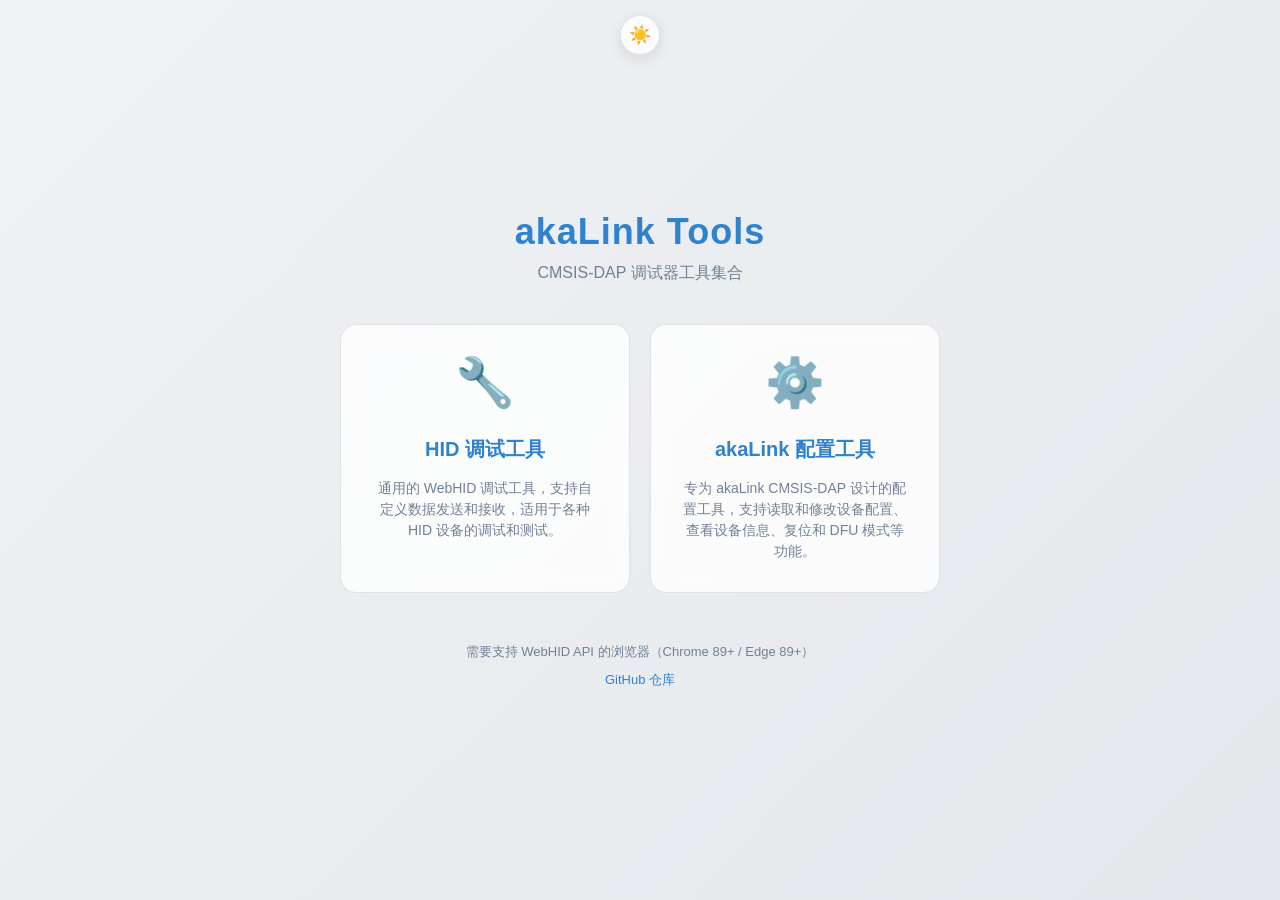
<file: docs/index.html>
<!DOCTYPE html>
<html lang="zh-CN">
<head>
    <meta charset="UTF-8">
    <meta name="viewport" content="width=device-width, initial-scale=1.0">
    <title>akaLink Tools - GitHub Pages</title>
    <style>
        * {
            margin: 0;
            padding: 0;
            box-sizing: border-box;
        }

        /* CSS 变量定义 - 深色主题（默认） */
        :root {
            --bg-primary: #1a1a2e;
            --bg-secondary: #16213e;
            --bg-card: rgba(255, 255, 255, 0.05);
            --text-primary: #e0e0e0;
            --text-secondary: #8892b0;
            --accent-color: #00d4ff;
            --border-color: rgba(255, 255, 255, 0.1);
            --shadow-color: rgba(0, 0, 0, 0.3);
        }

        /* 浅色主题 */
        @media (prefers-color-scheme: light) {
            :root {
                --bg-primary: #f0f2f5;
                --bg-secondary: #e4e7eb;
                --bg-card: rgba(255, 255, 255, 0.8);
                --text-primary: #2d3748;
                --text-secondary: #718096;
                --accent-color: #3182ce;
                --border-color: rgba(0, 0, 0, 0.1);
                --shadow-color: rgba(0, 0, 0, 0.1);
            }
        }

        /* 手动主题覆盖 */
        [data-theme="dark"],
        body.dark-theme {
            --bg-primary: #1a1a2e;
            --bg-secondary: #16213e;
            --bg-card: rgba(255, 255, 255, 0.05);
            --text-primary: #e0e0e0;
            --text-secondary: #8892b0;
            --accent-color: #00d4ff;
            --border-color: rgba(255, 255, 255, 0.1);
            --shadow-color: rgba(0, 0, 0, 0.3);
        }

        [data-theme="light"],
        body:not(.dark-theme) {
            --bg-primary: #f0f2f5;
            --bg-secondary: #e4e7eb;
            --bg-card: rgba(255, 255, 255, 0.8);
            --text-primary: #2d3748;
            --text-secondary: #718096;
            --accent-color: #3182ce;
            --border-color: rgba(0, 0, 0, 0.1);
            --shadow-color: rgba(0, 0, 0, 0.1);
        }

        body {
            font-family: -apple-system, BlinkMacSystemFont, 'Segoe UI', Roboto, 'Helvetica Neue', Arial, sans-serif;
            background: linear-gradient(135deg, var(--bg-primary) 0%, var(--bg-secondary) 100%);
            color: var(--text-primary);
            min-height: 100vh;
            display: flex;
            flex-direction: column;
            align-items: center;
            justify-content: center;
            padding: 20px;
            transition: background 0.3s ease, color 0.3s ease;
        }

        .container {
            text-align: center;
            max-width: 600px;
            width: 100%;
        }

        .header-row {
            display: flex;
            justify-content: space-between;
            align-items: center;
            margin-bottom: 10px;
        }

        h1 {
            font-size: 36px;
            color: var(--accent-color);
            margin-bottom: 10px;
            font-weight: 600;
            letter-spacing: 1px;
        }

        .subtitle {
            font-size: 16px;
            color: var(--text-secondary);
            margin-bottom: 40px;
        }

        /* 主题切换按钮 */
        .theme-toggle {
            position: fixed;
            top: 15px;
            left: 50%;
            transform: translateX(-50%);
            background: var(--bg-card);
            border: 1px solid var(--border-color);
            border-radius: 50%;
            width: 40px;
            height: 40px;
            display: flex;
            align-items: center;
            justify-content: center;
            cursor: pointer;
            font-size: 18px;
            transition: all 0.3s ease;
            backdrop-filter: blur(10px);
            z-index: 1000;
            overflow: hidden;
            box-shadow: 0 4px 15px var(--shadow-color);
        }

        .theme-toggle:hover {
            transform: translateX(-50%) scale(1.1);
            box-shadow: 0 6px 20px var(--shadow-color);
        }

        .theme-toggle:active {
            transform: translateX(-50%) scale(0.95);
        }

        .theme-toggle.animating span {
            animation: themeIconSpin 0.5s ease;
        }

        @keyframes themeIconSpin {
            0% {
                transform: rotate(0deg);
            }
            100% {
                transform: rotate(360deg);
            }
        }

        .theme-toggle span {
            display: inline-block;
            transition: transform 0.3s ease;
        }

        .theme-toggle:hover span {
            transform: rotate(15deg);
        }

        .tools-grid {
            display: grid;
            grid-template-columns: repeat(auto-fit, minmax(250px, 1fr));
            gap: 20px;
            margin-top: 20px;
        }

        .tool-card {
            background: var(--bg-card);
            backdrop-filter: blur(10px);
            border: 1px solid var(--border-color);
            border-radius: 16px;
            padding: 30px;
            text-decoration: none;
            color: var(--text-primary);
            transition: all 0.3s ease;
            display: flex;
            flex-direction: column;
            align-items: center;
            gap: 15px;
        }

        .tool-card:hover {
            transform: translateY(-5px);
            box-shadow: 0 20px 40px var(--shadow-color);
            border-color: var(--accent-color);
        }

        .tool-icon {
            font-size: 48px;
            margin-bottom: 10px;
        }

        .tool-title {
            font-size: 20px;
            font-weight: 600;
            color: var(--accent-color);
        }

        .tool-description {
            font-size: 14px;
            color: var(--text-secondary);
            line-height: 1.5;
        }

        .footer {
            margin-top: 50px;
            font-size: 13px;
            color: var(--text-secondary);
        }

        .footer a {
            color: var(--accent-color);
            text-decoration: none;
        }

        .footer a:hover {
            text-decoration: underline;
        }

        @media (max-width: 600px) {
            h1 {
                font-size: 28px;
            }

            .tools-grid {
                grid-template-columns: 1fr;
            }

            .theme-toggle {
                top: 10px;
                left: 50%;
                transform: translateX(-50%);
                width: 36px;
                height: 36px;
                font-size: 16px;
            }
        }
    </style>
</head>
<body>
    <button class="theme-toggle" id="themeToggle" title="切换主题">
        <span id="themeIcon">🌙</span>
    </button>

    <div class="container">
        <h1>akaLink Tools</h1>
        <p class="subtitle">CMSIS-DAP 调试器工具集合</p>

        <div class="tools-grid">
            <a href="hidtool/index.html" class="tool-card">
                <div class="tool-icon">🔧</div>
                <div class="tool-title">HID 调试工具</div>
                <div class="tool-description">
                    通用的 WebHID 调试工具，支持自定义数据发送和接收，适用于各种 HID 设备的调试和测试。
                </div>
            </a>

            <a href="webui/index.html" class="tool-card">
                <div class="tool-icon">⚙️</div>
                <div class="tool-title">akaLink 配置工具</div>
                <div class="tool-description">
                    专为 akaLink CMSIS-DAP 设计的配置工具，支持读取和修改设备配置、查看设备信息、复位和 DFU 模式等功能。
                </div>
            </a>
        </div>

        <div class="footer">
            <p>需要支持 WebHID API 的浏览器（Chrome 89+ / Edge 89+）</p>
            <p style="margin-top: 10px;">
                <a href="https://github.com/akkako/akaLinkCompact" target="_blank">GitHub 仓库</a>
            </p>
        </div>
    </div>

    <script>
        // 主题切换功能
        const themeToggle = document.getElementById('themeToggle');
        const themeIcon = document.getElementById('themeIcon');
        const body = document.body;

        // 统一的 localStorage key
        const THEME_KEY = 'akalink-theme';
        
        // 获取保存的主题或检测系统主题
        function getInitialTheme() {
            const savedTheme = localStorage.getItem(THEME_KEY);
            if (savedTheme) {
                return savedTheme;
            }
            // 检测系统主题 - 默认深色
            if (window.matchMedia && window.matchMedia('(prefers-color-scheme: dark)').matches) {
                return 'dark';
            }
            return 'light';
        }

        // 应用主题
        function applyTheme(theme) {
            if (theme === 'light') {
                body.classList.remove('dark-theme');
                themeIcon.textContent = '☀️';
            } else {
                body.classList.add('dark-theme');
                themeIcon.textContent = '🌙';
            }
            localStorage.setItem(THEME_KEY, theme);
        }

        // 切换主题
        function toggleTheme() {
            // 添加动画类
            themeToggle.classList.add('animating');
            
            // 切换主题
            const isDark = body.classList.contains('dark-theme');
            const newTheme = isDark ? 'light' : 'dark';
            applyTheme(newTheme);
            
            // 动画结束后移除动画类
            setTimeout(() => {
                themeToggle.classList.remove('animating');
            }, 500);
        }

        // 初始化
        applyTheme(getInitialTheme());

        // 监听点击
        themeToggle.addEventListener('click', toggleTheme);

        // 监听系统主题变化
        if (window.matchMedia) {
            window.matchMedia('(prefers-color-scheme: dark)').addEventListener('change', (e) => {
                // 只在用户没有手动设置过主题时自动切换
                if (!localStorage.getItem(THEME_KEY)) {
                    applyTheme(e.matches ? 'dark' : 'light');
                }
            });
        }

        // 监听其他页面修改主题（通过 localStorage 同步）
        window.addEventListener('storage', (e) => {
            if (e.key === THEME_KEY) {
                const newTheme = e.newValue || 'dark';
                applyTheme(newTheme);
            }
        });
    </script>
</body>
</html>
</file>
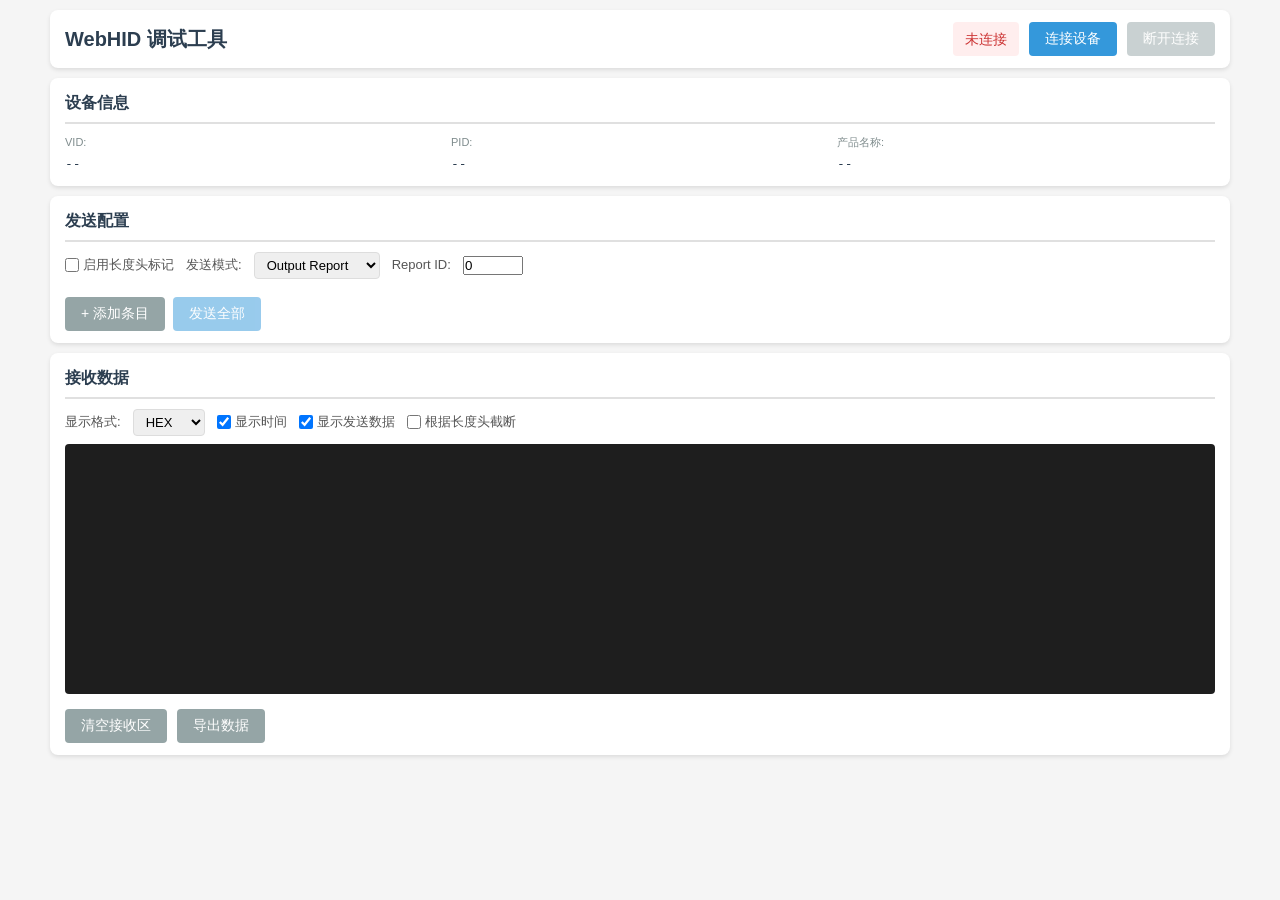
<file: webui/index.html>
<!DOCTYPE html>
<html lang="zh-CN">
<head>
    <meta charset="UTF-8">
    <meta name="viewport" content="width=device-width, initial-scale=1.0">
    <title>WebHID 调试工具</title>
    <link rel="stylesheet" href="styles.css">
</head>
<body>
    <div class="container">
        <!-- 标题栏 -->
        <header class="header">
            <h1>WebHID 调试工具</h1>
            <div class="device-status">
                <span id="connectionStatus" class="status-disconnected">未连接</span>
                <button id="connectBtn" class="btn btn-primary">连接设备</button>
                <button id="disconnectBtn" class="btn btn-secondary" disabled>断开连接</button>
            </div>
        </header>

        <!-- 设备信息面板 -->
        <section class="panel device-info-panel">
            <h2>设备信息</h2>
            <div class="device-info-grid" id="deviceInfo">
                <div class="info-item">
                    <label>VID:</label>
                    <span id="vid">--</span>
                </div>
                <div class="info-item">
                    <label>PID:</label>
                    <span id="pid">--</span>
                </div>
                <div class="info-item">
                    <label>产品名称:</label>
                    <span id="productName">--</span>
                </div>
            </div>
        </section>

        <!-- 发送配置面板 -->
        <section class="panel send-panel">
            <h2>发送配置</h2>
            <div class="send-config">
                <div class="config-row">
                    <label class="checkbox-label">
                        <input type="checkbox" id="useHeaderLength">
                        启用长度头标记
                    </label>
                    <div class="header-config" id="headerConfig" style="display: none;">
                        <label>长度头字节数:</label>
                        <select id="headerLengthBytes">
                            <option value="1">1字节</option>
                            <option value="2">2字节</option>
                        </select>
                        <label>字节序:</label>
                        <select id="headerEndian">
                            <option value="little">小端序</option>
                            <option value="big">大端序</option>
                        </select>
                    </div>
                    <label>发送模式:</label>
                    <select id="sendMode">
                        <option value="output">Output Report</option>
                        <option value="feature">Feature Report</option>
                    </select>
                    <label>Report ID:</label>
                    <input type="number" id="reportId" value="0" min="0" max="255" style="width: 60px;">
                </div>
            </div>
            
            <div class="send-entries" id="sendEntries">
                <!-- 动态生成的发送条目将插入这里 -->
            </div>
            
            <div class="send-actions">
                <button id="addEntryBtn" class="btn btn-secondary">+ 添加条目</button>
                <button id="sendAllBtn" class="btn btn-primary" disabled>发送全部</button>
            </div>
        </section>

        <!-- 接收面板 -->
        <section class="panel receive-panel">
            <h2>接收数据</h2>
            <div class="receive-config">
                <div class="config-row">
                    <label>显示格式:</label>
                    <select id="displayFormat">
                        <option value="hex">HEX</option>
                        <option value="ascii">ASCII</option>
                    </select>
                    
                    <label class="checkbox-label">
                        <input type="checkbox" id="showTimestamp" checked>
                        显示时间
                    </label>
                    
                    <label class="checkbox-label">
                        <input type="checkbox" id="showSentData" checked>
                        显示发送数据
                    </label>
                    
                    <label class="checkbox-label">
                        <input type="checkbox" id="autoTruncate">
                        根据长度头截断
                    </label>
                </div>
            </div>
            
            <div class="receive-output" id="receiveOutput">
                <!-- 接收到的数据将显示在这里 -->
            </div>
            
            <div class="receive-actions">
                <button id="clearReceiveBtn" class="btn btn-secondary">清空接收区</button>
                <button id="exportBtn" class="btn btn-secondary">导出数据</button>
            </div>
        </section>
    </div>

    <!-- 发送条目模板 -->
    <template id="sendEntryTemplate">
        <div class="send-entry">
            <div class="entry-header">
                <span class="entry-number">条目 #<span class="entry-index">1</span></span>
                <button class="btn-icon delete-entry" title="删除条目">×</button>
            </div>
            <div class="entry-content">
                <div class="input-row">
                    <select class="entry-format">
                        <option value="hex">HEX</option>
                        <option value="ascii">ASCII</option>
                    </select>
                    <input type="text" class="entry-data" placeholder="输入数据...">
                    <button class="btn btn-small send-entry-btn" disabled>发送</button>
                </div>
                <div class="entry-preview">
                    <label>预览:</label>
                    <span class="preview-text">--</span>
                </div>
            </div>
        </div>
    </template>

    <script type="module" src="js/app.js"></script>
</body>
</html>
</file>
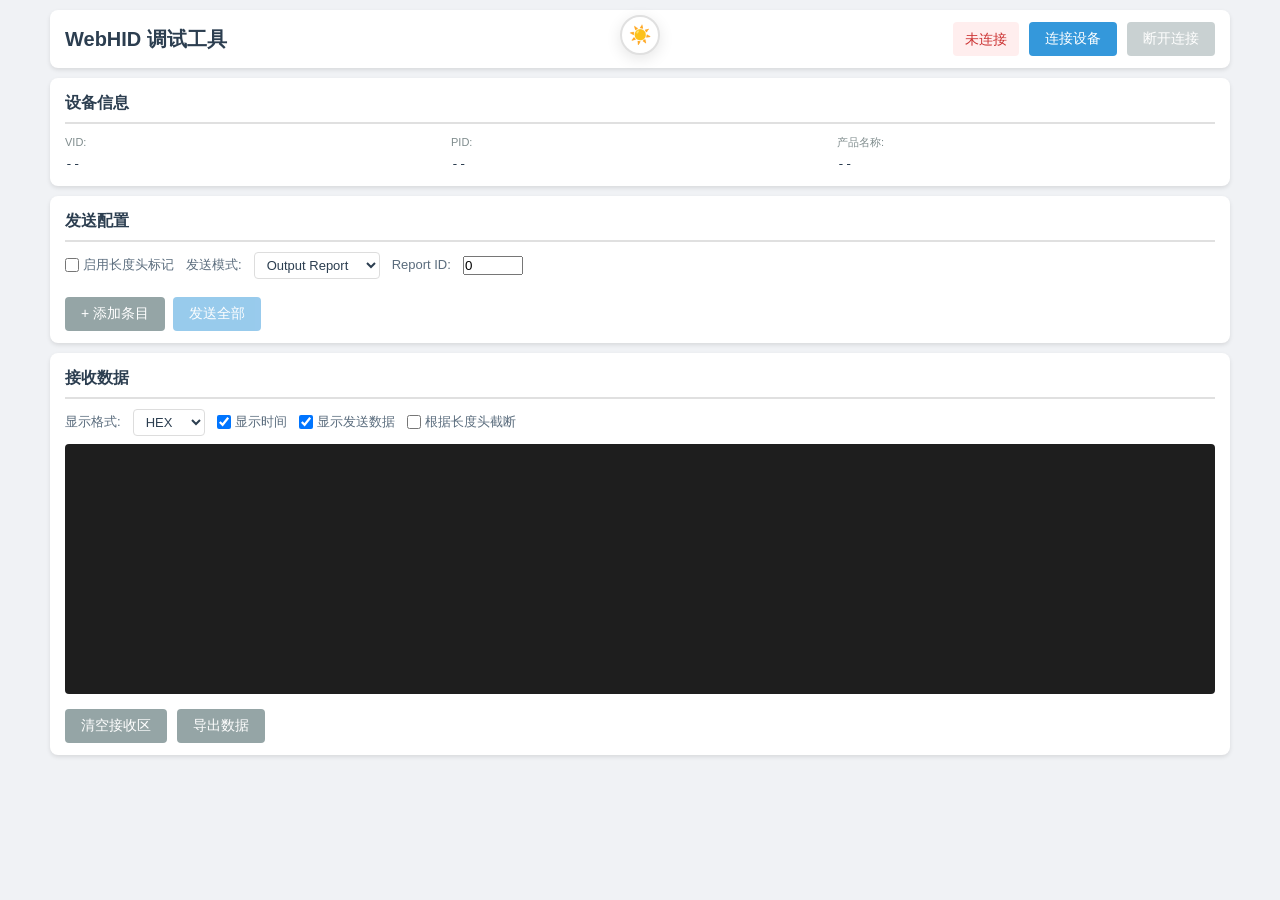
<file: docs/hidtool/index.html>
<!DOCTYPE html>
<html lang="zh-CN">
<head>
    <meta charset="UTF-8">
    <meta name="viewport" content="width=device-width, initial-scale=1.0">
    <title>WebHID 调试工具</title>
    <link rel="stylesheet" href="styles.css">
</head>
<body>
    <!-- 主题切换按钮 -->
    <button class="theme-toggle" id="themeToggle" title="切换主题">
        <span id="themeIcon">☀️</span>
    </button>
    
    <div class="container">
        <!-- 标题栏 -->
        <header class="header">
            <h1>WebHID 调试工具</h1>
            <div class="device-status">
                <span id="connectionStatus" class="status-disconnected">未连接</span>
                <button id="connectBtn" class="btn btn-primary">连接设备</button>
                <button id="disconnectBtn" class="btn btn-secondary" disabled>断开连接</button>
            </div>
        </header>

        <!-- 设备信息面板 -->
        <section class="panel device-info-panel">
            <h2>设备信息</h2>
            <div class="device-info-grid" id="deviceInfo">
                <div class="info-item">
                    <label>VID:</label>
                    <span id="vid">--</span>
                </div>
                <div class="info-item">
                    <label>PID:</label>
                    <span id="pid">--</span>
                </div>
                <div class="info-item">
                    <label>产品名称:</label>
                    <span id="productName">--</span>
                </div>
            </div>
        </section>

        <!-- 发送配置面板 -->
        <section class="panel send-panel">
            <h2>发送配置</h2>
            <div class="send-config">
                <div class="config-row">
                    <label class="checkbox-label">
                        <input type="checkbox" id="useHeaderLength">
                        启用长度头标记
                    </label>
                    <div class="header-config" id="headerConfig" style="display: none;">
                        <label>长度头字节数:</label>
                        <select id="headerLengthBytes">
                            <option value="1">1字节</option>
                            <option value="2">2字节</option>
                        </select>
                        <label>字节序:</label>
                        <select id="headerEndian">
                            <option value="little">小端序</option>
                            <option value="big">大端序</option>
                        </select>
                    </div>
                    <label>发送模式:</label>
                    <select id="sendMode">
                        <option value="output">Output Report</option>
                        <option value="feature">Feature Report</option>
                    </select>
                    <label>Report ID:</label>
                    <input type="number" id="reportId" value="0" min="0" max="255" style="width: 60px;">
                </div>
            </div>
            
            <div class="send-entries" id="sendEntries">
                <!-- 动态生成的发送条目将插入这里 -->
            </div>
            
            <div class="send-actions">
                <button id="addEntryBtn" class="btn btn-secondary">+ 添加条目</button>
                <button id="sendAllBtn" class="btn btn-primary" disabled>发送全部</button>
            </div>
        </section>

        <!-- 接收面板 -->
        <section class="panel receive-panel">
            <h2>接收数据</h2>
            <div class="receive-config">
                <div class="config-row">
                    <label>显示格式:</label>
                    <select id="displayFormat">
                        <option value="hex">HEX</option>
                        <option value="ascii">ASCII</option>
                    </select>
                    
                    <label class="checkbox-label">
                        <input type="checkbox" id="showTimestamp" checked>
                        显示时间
                    </label>
                    
                    <label class="checkbox-label">
                        <input type="checkbox" id="showSentData" checked>
                        显示发送数据
                    </label>
                    
                    <label class="checkbox-label">
                        <input type="checkbox" id="autoTruncate">
                        根据长度头截断
                    </label>
                </div>
            </div>
            
            <div class="receive-output" id="receiveOutput">
                <!-- 接收到的数据将显示在这里 -->
            </div>
            
            <div class="receive-actions">
                <button id="clearReceiveBtn" class="btn btn-secondary">清空接收区</button>
                <button id="exportBtn" class="btn btn-secondary">导出数据</button>
            </div>
        </section>
    </div>

    <!-- 发送条目模板 -->
    <template id="sendEntryTemplate">
        <div class="send-entry">
            <div class="entry-header">
                <span class="entry-number">条目 #<span class="entry-index">1</span></span>
                <button class="btn-icon delete-entry" title="删除条目">×</button>
            </div>
            <div class="entry-content">
                <div class="input-row">
                    <select class="entry-format">
                        <option value="hex">HEX</option>
                        <option value="ascii">ASCII</option>
                    </select>
                    <input type="text" class="entry-data" placeholder="输入数据...">
                    <button class="btn btn-small send-entry-btn" disabled>发送</button>
                </div>
                <div class="entry-preview">
                    <label>预览:</label>
                    <span class="preview-text">--</span>
                </div>
            </div>
        </div>
    </template>

    <script type="module" src="js/app.js"></script>
</body>
</html>
</file>
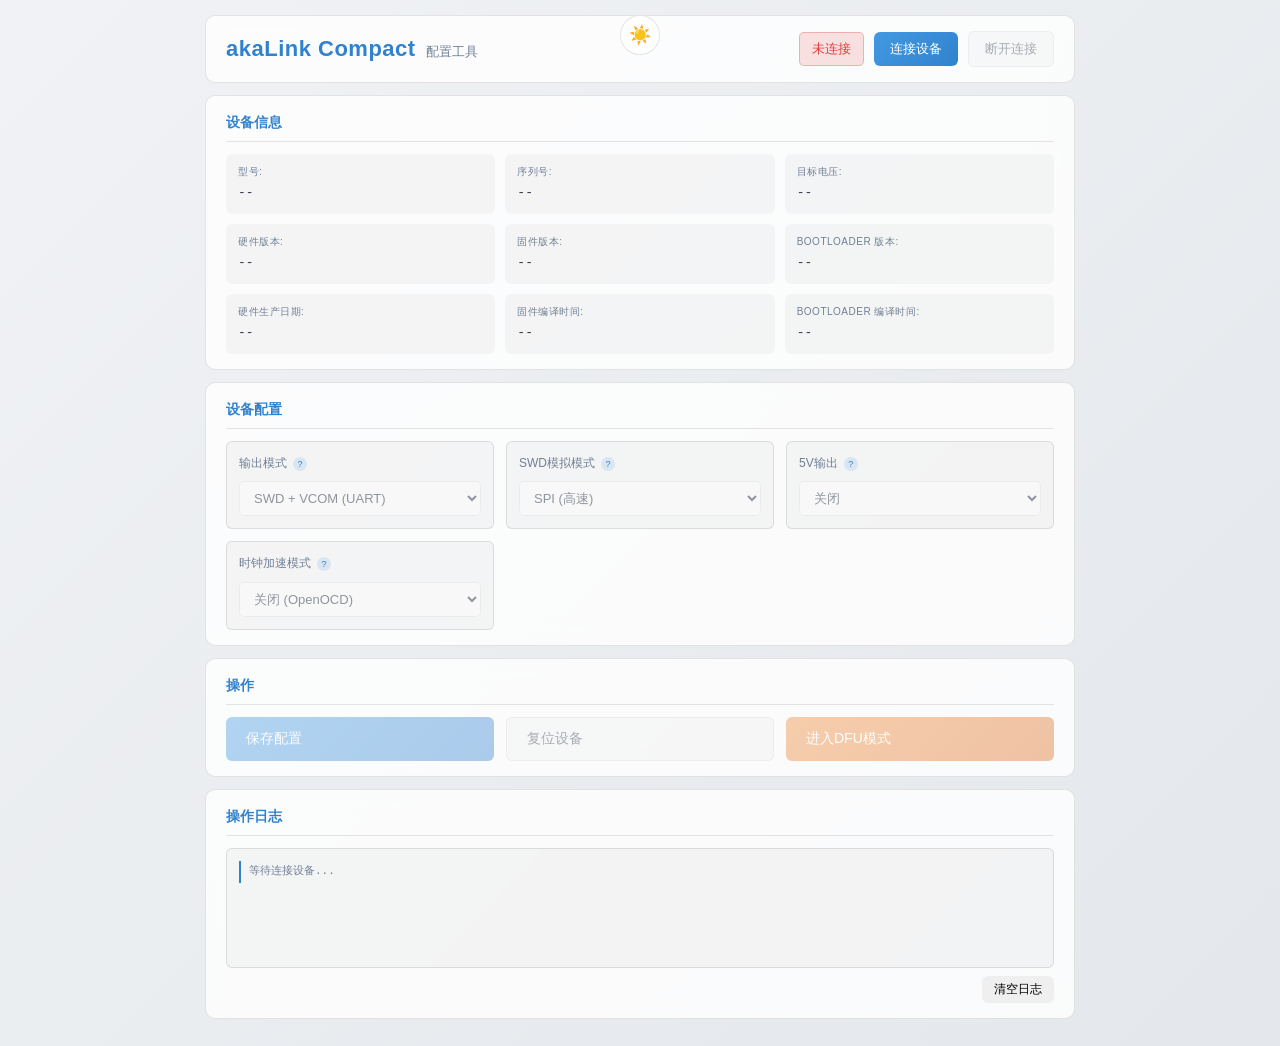
<file: docs/webui/index.html>
<!DOCTYPE html>
<html lang="zh-CN">
<head>
<meta charset="UTF-8">
<meta name="viewport" content="width=device-width, initial-scale=1.0">
<title>akaLink Compact 配置工具</title>
<style>
*{margin:0;padding:0;box-sizing:border-box}
:root{--bg-primary:#1a1a2e;--bg-secondary:#16213e;--bg-panel:rgba(255,255,255,0.05);--bg-item:rgba(0,0,0,0.2);--text-primary:#e0e0e0;--text-secondary:#8892b0;--accent-color:#00d4ff;--accent-gradient-start:#00d4ff;--accent-gradient-end:#0099cc;--border-color:rgba(255,255,255,0.1);--border-hover:rgba(0,212,255,0.3);--success-color:#2ecc71;--error-color:#e74c3c;--warning-color:#f39c12;--shadow-color:rgba(0,0,0,0.3)}
body:not(.dark-theme){--bg-primary:#f0f2f5;--bg-secondary:#e4e7eb;--bg-panel:rgba(255,255,255,0.8);--bg-item:rgba(0,0,0,0.03);--text-primary:#2d3748;--text-secondary:#718096;--accent-color:#3182ce;--accent-gradient-start:#4299e1;--accent-gradient-end:#3182ce;--border-color:rgba(0,0,0,0.1);--border-hover:rgba(66,153,225,0.5);--success-color:#38a169;--error-color:#e53e3e;--warning-color:#dd6b20;--shadow-color:rgba(0,0,0,0.1)}
body{font-family:-apple-system,BlinkMacSystemFont,'Segoe UI',Roboto,'Helvetica Neue',Arial,sans-serif;background:linear-gradient(135deg,var(--bg-primary) 0%,var(--bg-secondary) 100%);color:var(--text-primary);line-height:1.6;min-height:100vh}
.container{max-width:900px;margin:0 auto;padding:15px}
.header{background:var(--bg-panel);backdrop-filter:blur(10px);border:1px solid var(--border-color);padding:15px 20px;border-radius:10px;margin-bottom:12px;display:flex;justify-content:space-between;align-items:center}
.header-left{display:flex;align-items:baseline;gap:10px}
.header h1{font-size:22px;color:var(--accent-color);font-weight:600;letter-spacing:0.5px}
.subtitle{font-size:13px;color:var(--text-secondary)}
.device-status{display:flex;align-items:center;gap:10px}
#connectionStatus{padding:6px 12px;border-radius:5px;font-weight:500;font-size:13px;transition:all .3s ease}
.status-disconnected{background-color:rgba(229,62,62,0.15);color:var(--error-color);border:1px solid rgba(229,62,62,0.3)}
.status-connected{background-color:rgba(56,161,105,0.15);color:var(--success-color);border:1px solid rgba(56,161,105,0.3);animation:pulse 2s infinite}
.panel{background:var(--bg-panel);backdrop-filter:blur(10px);border:1px solid var(--border-color);padding:15px 20px;border-radius:10px;margin-bottom:12px;transition:transform .2s ease,box-shadow .2s ease;animation:fadeIn .25s ease}
.panel:hover{box-shadow:0 4px 20px var(--shadow-color)}
.panel h2{font-size:14px;color:var(--accent-color);margin-bottom:12px;padding-bottom:8px;border-bottom:1px solid var(--border-color);font-weight:600}
.btn{padding:8px 16px;border:none;border-radius:6px;cursor:pointer;font-size:13px;font-weight:500;transition:all .2s ease;display:inline-flex;align-items:center;gap:5px}
.btn:disabled{opacity:.4;cursor:not-allowed}
.btn-primary{background:linear-gradient(135deg,var(--accent-gradient-start) 0%,var(--accent-gradient-end) 100%);color:#fff}
.btn-primary:hover:not(:disabled){transform:translateY(-1px);box-shadow:0 3px 10px rgba(66,153,225,0.3)}
.btn-secondary{background:rgba(0,0,0,0.05);color:var(--text-primary);border:1px solid var(--border-color)}
.btn-secondary:hover:not(:disabled){background:rgba(0,0,0,0.08);transform:translateY(-1px)}
.btn-warning{background:linear-gradient(135deg,#ed8936 0%,#dd6b20 100%);color:#fff}
.btn-warning:hover:not(:disabled){transform:translateY(-1px);box-shadow:0 3px 10px rgba(237,137,54,0.3)}
.btn-large{padding:12px 20px;font-size:14px}
.btn-small{padding:5px 12px;font-size:12px}
.device-info-grid{display:grid;grid-template-columns:repeat(3,1fr);gap:10px}
.info-item{display:flex;flex-direction:column;background:var(--bg-item);padding:10px 12px;border-radius:6px}
.info-item label{font-size:10px;color:var(--text-secondary);margin-bottom:3px;text-transform:uppercase;letter-spacing:0.5px}
.info-item span{font-size:13px;color:var(--text-primary);font-weight:500;font-family:'Consolas','Monaco',monospace}
.config-grid{display:grid;grid-template-columns:repeat(auto-fit,minmax(200px,1fr));gap:12px}
.config-item{background:var(--bg-item);padding:12px;border-radius:6px;border:1px solid var(--border-color);transition:border-color .3s ease}
.config-item:hover{border-color:var(--border-hover)}
.config-label{display:flex;align-items:center;gap:6px;font-size:12px;color:var(--text-secondary);margin-bottom:8px}
.tooltip-icon{width:14px;height:14px;background:rgba(66,153,225,0.15);color:var(--accent-color);border-radius:50%;display:flex;align-items:center;justify-content:center;font-size:9px;cursor:help}
.config-control select{width:100%;padding:8px 10px;border:1px solid var(--border-color);border-radius:5px;font-size:13px;background:var(--bg-panel);color:var(--text-primary);cursor:pointer;transition:all .2s ease}
.config-control select:focus{outline:none;border-color:var(--accent-color);box-shadow:0 0 0 2px rgba(66,153,225,0.15)}
.config-control select:disabled{opacity:.5;cursor:not-allowed}
.config-control select option{background:var(--bg-primary);color:var(--text-primary)}
.config-notice{margin-top:12px;padding:10px 12px;background:rgba(237,137,54,0.1);border:1px solid rgba(237,137,54,0.3);border-radius:6px;display:flex;align-items:center;gap:8px;color:var(--warning-color);font-size:12px}
.notice-icon{width:18px;height:18px;background:var(--warning-color);color:#fff;border-radius:50%;display:flex;align-items:center;justify-content:center;font-weight:bold;font-size:11px}
.actions-grid{display:grid;grid-template-columns:repeat(auto-fit,minmax(140px,1fr));gap:12px}
.log-output{background:var(--bg-item);border:1px solid var(--border-color);border-radius:6px;padding:12px;min-height:120px;max-height:200px;overflow-y:auto;font-family:'Consolas','Monaco',monospace;font-size:11px;line-height:1.4}
.log-entry{margin-bottom:4px;padding:3px 0;border-left:2px solid transparent;padding-left:8px}
.log-entry.info{color:var(--text-secondary);border-left-color:var(--accent-color)}
.log-entry.success{color:var(--success-color);border-left-color:var(--success-color)}
.log-entry.error{color:var(--error-color);border-left-color:var(--error-color)}
.log-entry.warning{color:var(--warning-color);border-left-color:var(--warning-color)}
.log-actions{margin-top:8px;display:flex;justify-content:flex-end}
.log-output::-webkit-scrollbar{width:6px}
.log-output::-webkit-scrollbar-track{background:var(--bg-item);border-radius:3px}
.log-output::-webkit-scrollbar-thumb{background:var(--border-color);border-radius:3px}
.log-output::-webkit-scrollbar-thumb:hover{background:var(--text-secondary)}
.modal{position:fixed;top:0;left:0;width:100%;height:100%;background:rgba(0,0,0,0.6);backdrop-filter:blur(4px);display:flex;align-items:center;justify-content:center;z-index:1000}
.modal-content{background:linear-gradient(135deg,var(--bg-primary) 0%,var(--bg-secondary) 100%);border:1px solid var(--border-color);border-radius:10px;padding:20px;max-width:360px;width:90%;box-shadow:0 15px 50px var(--shadow-color)}
.modal-content h3{color:var(--accent-color);margin-bottom:12px;font-size:16px}
.modal-content p{color:var(--text-secondary);margin-bottom:16px;line-height:1.5;font-size:13px}
.modal-actions{display:flex;gap:10px;justify-content:flex-end}
.theme-toggle{position:fixed;top:15px;left:50%;transform:translateX(-50%);background:var(--bg-panel);border:1px solid var(--border-color);border-radius:50%;width:40px;height:40px;display:flex;align-items:center;justify-content:center;cursor:pointer;font-size:18px;transition:all .3s ease;backdrop-filter:blur(10px);z-index:1000;overflow:hidden}
.theme-toggle:hover{transform:translateX(-50%) scale(1.1);box-shadow:0 4px 15px var(--shadow-color)}
.theme-toggle:active{transform:translateX(-50%) scale(0.95)}
.theme-toggle span{display:inline-block;transition:transform .3s ease}
.theme-toggle:hover span{transform:rotate(15deg)}
@keyframes fadeIn{from{opacity:0;transform:translateY(-8px)}to{opacity:1;transform:translateY(0)}}
@keyframes pulse{0%,100%{opacity:1}50%{opacity:.6}}
@media(max-width:768px){.container{padding:10px}.header{flex-direction:column;gap:12px;text-align:center}.header-left{flex-direction:column;align-items:center;gap:4px}.device-info-grid{grid-template-columns:repeat(2,1fr)}.config-grid{grid-template-columns:1fr}.actions-grid{grid-template-columns:1fr}.theme-toggle{top:10px;width:36px;height:36px;font-size:16px}}
@media(max-width:600px){.device-info-grid{grid-template-columns:repeat(2,1fr)}}
</style>
</head>
<body>
<button class="theme-toggle" id="themeToggle" title="切换主题"><span id="themeIcon">🌙</span></button>
<div class="container">
<header class="header">
<div class="header-left"><h1>akaLink Compact</h1><span class="subtitle">配置工具</span></div>
<div class="device-status">
<span id="connectionStatus" class="status-disconnected">未连接</span>
<button id="connectBtn" class="btn btn-primary">连接设备</button>
<button id="disconnectBtn" class="btn btn-secondary" disabled>断开连接</button>
</div>
</header>
<section class="panel device-info-panel">
<h2>设备信息</h2>
<div class="device-info-grid" id="deviceInfo">
<div class="info-item"><label>型号:</label><span id="deviceModel">--</span></div>
<div class="info-item"><label>序列号:</label><span id="deviceSN">--</span></div>
<div class="info-item"><label>目标电压:</label><span id="targetVoltage">--</span></div>
<div class="info-item"><label>硬件版本:</label><span id="deviceHWVersion">--</span></div>
<div class="info-item"><label>固件版本:</label><span id="deviceFWVersion">--</span></div>
<div class="info-item"><label>Bootloader 版本:</label><span id="deviceBLVersion">--</span></div>
<div class="info-item"><label>硬件生产日期:</label><span id="deviceHWProdTime">--</span></div>
<div class="info-item"><label>固件编译时间:</label><span id="deviceFWCompileTime">--</span></div>
<div class="info-item"><label>Bootloader 编译时间:</label><span id="deviceBLCompileTime">--</span></div>
</div>
</section>
<section class="panel config-panel">
<h2>设备配置</h2>
<div class="config-grid">
<div class="config-item" title="选择调试接口模式：SWD+VCOM 使用UART功能；SWD+JTAG 使用JTAG功能">
<label class="config-label">输出模式<span class="tooltip-icon">?</span></label>
<div class="config-control"><select id="outputMode" disabled><option value="0">SWD + VCOM (UART)</option><option value="1">SWD + JTAG</option></select></div>
</div>
<div class="config-item" title="SPI模式速度快但可能有兼容性问题；GPIO模式稳定但速度较慢">
<label class="config-label">SWD模拟模式<span class="tooltip-icon">?</span></label>
<div class="config-control"><select id="swdMode" disabled><option value="0">SPI (高速)</option><option value="1">GPIO (稳定)</option></select></div>
</div>
<div class="config-item" title="开启5V输出可为外接隔离器模块或目标板供电">
<label class="config-label">5V输出<span class="tooltip-icon">?</span></label>
<div class="config-control"><select id="v5Mode" disabled><option value="0">关闭</option><option value="1">开启</option></select></div>
</div>
<div class="config-item" title="关闭：适用于OpenOCD；开启(x10)：适用于Keil MDK">
<label class="config-label">时钟加速模式<span class="tooltip-icon">?</span></label>
<div class="config-control"><select id="clockMode" disabled><option value="0">关闭 (OpenOCD)</option><option value="1">开启 x10 (Keil)</option></select></div>
</div>
</div>
<div class="config-notice" id="configNotice" style="display:none"><span class="notice-icon">!</span><span>配置已修改，点击"保存配置"后生效</span></div>
</section>
<section class="panel actions-panel">
<h2>操作</h2>
<div class="actions-grid">
<button id="saveConfigBtn" class="btn btn-primary btn-large" disabled>保存配置</button>
<button id="resetBtn" class="btn btn-secondary btn-large" disabled>复位设备</button>
<button id="dfuBtn" class="btn btn-warning btn-large" disabled>进入DFU模式</button>
</div>
</section>
<section class="panel log-panel">
<h2>操作日志</h2>
<div class="log-output" id="logOutput"><div class="log-entry info">等待连接设备...</div></div>
<div class="log-actions"><button id="clearLogBtn" class="btn btn-small">清空日志</button></div>
</section>
</div>
<div class="modal" id="confirmModal" style="display:none">
<div class="modal-content">
<h3 id="modalTitle">确认</h3>
<p id="modalMessage">确定要执行此操作吗？</p>
<div class="modal-actions"><button id="modalCancel" class="btn btn-secondary">取消</button><button id="modalConfirm" class="btn btn-primary">确定</button></div>
</div>
</div>
<script>
function isWebHIDSupported(){return'hid'in navigator}
function createHIDPacket(reportId,dataLength,commandType,data=null){const packet=new Uint8Array(64);packet[0]=reportId;packet[1]=dataLength;packet[2]=commandType;if(data)packet.set(data,3);return packet}
function parseString(data,cmd){if(data.length<2||data[1]!==cmd)return null;const chars=[];for(let i=2;i<data.length&&data[i]!==0;i++)chars.push(String.fromCharCode(data[i]));return chars.join('')}
function parseConfigData(data){if(data.length<5||data[1]!==0x01)return null;return{outputMode:data[2],swdMode:data[3],v5Mode:data[4],clockMode:data[5]}}
function parseVoltageData(data){if(data.length<4||data[1]!==0x03)return null;return(data[3]<<8)|data[2]}
function isResponseSuccess(data,expectedCmd){return data.length>=2&&data[1]===expectedCmd}
function sleep(ms){return new Promise(resolve=>setTimeout(resolve,ms))}
function formatTime(date){return date.toLocaleTimeString('zh-CN',{hour:'2-digit',minute:'2-digit',second:'2-digit',hour12:false})}
class DeviceManager{constructor(){this.device=null;this.onConnectCallback=null;this.onDisconnectCallback=null;this.pendingResponse=null;this.responseTimeout=5000;this.boundHandleInputReport=this.handleInputReport.bind(this);this.boundHandleDisconnect=this.handleDisconnect.bind(this)}setOnConnect(cb){this.onConnectCallback=cb}setOnDisconnect(cb){this.onDisconnectCallback=cb}isSupported(){return isWebHIDSupported()}async requestDevice(){if(!this.isSupported())throw new Error('当前浏览器不支持 WebHID API');if(this.device)await this.disconnect();const devices=await navigator.hid.requestDevice({filters:[]});if(devices.length===0)throw new Error('未选择任何设备');this.device=devices[0];if(this.device.opened){try{await this.device.close();await sleep(100)}catch(e){}}await this.device.open();await sleep(100);this.device.addEventListener('inputreport',this.boundHandleInputReport);navigator.hid.addEventListener('disconnect',this.boundHandleDisconnect);if(this.onConnectCallback)this.onConnectCallback(this.device);return this.device}async setDevice(device){if(!device||!device.opened)return;if(this.device)await this.disconnect();this.device=device;await sleep(100);this.device.addEventListener('inputreport',this.boundHandleInputReport);navigator.hid.addEventListener('disconnect',this.boundHandleDisconnect);if(this.onConnectCallback)this.onConnectCallback(this.device)}async disconnect(){if(this.device){const wasConnected=this.device.opened;const deviceToClose=this.device;deviceToClose.removeEventListener('inputreport',this.boundHandleInputReport);this.device=null;navigator.hid.removeEventListener('disconnect',this.boundHandleDisconnect);if(this.pendingResponse){this.pendingResponse.reject(new Error('设备已断开连接'));this.pendingResponse=null}try{if(wasConnected&&deviceToClose)await deviceToClose.close()}catch(e){}if(this.onDisconnectCallback)this.onDisconnectCallback()}}handleInputReport(event){const data=new Uint8Array(event.data.buffer);if(this.pendingResponse){this.pendingResponse.resolve(data);this.pendingResponse=null}}handleDisconnect(event){if(!this.device)return;const isSameDevice=event.device.productId===this.device.productId&&event.device.vendorId===this.device.vendorId;const isSameSerial=!event.device.serialNumber||!this.device.serialNumber||event.device.serialNumber===this.device.serialNumber;if(isSameDevice&&isSameSerial){this.device=null;navigator.hid.removeEventListener('disconnect',this.boundHandleDisconnect);if(this.onDisconnectCallback)this.onDisconnectCallback()}}async sendAndWaitResponse(data,timeout=this.responseTimeout){if(!this.device||!this.device.opened)throw new Error('设备未连接');if(this.pendingResponse){this.pendingResponse.reject(new Error('新的请求覆盖了旧请求'));this.pendingResponse=null}const responsePromise=new Promise((resolve,reject)=>{this.pendingResponse={resolve,reject};setTimeout(()=>{if(this.pendingResponse){this.pendingResponse=null;reject(new Error('设备响应超时'))}},timeout)});await this.sendOutputReport(data);return responsePromise}async sendOutputReport(data,reportId=0){if(!this.device)throw new Error('设备未连接');if(!this.device.opened)throw new Error('设备连接已断开，请重新连接');try{const reportInfo=this.getDeviceReportInfo();if(reportId===0&&reportInfo)reportId=reportInfo.outputReportId;let reportSize=64;if(reportInfo)reportSize=reportInfo.outputReportSize;let sendData=data.slice(1);let paddedData=sendData;if(sendData.length<reportSize-1){paddedData=new Uint8Array(reportSize-1);paddedData.set(sendData)}else if(sendData.length>reportSize-1){paddedData=sendData.slice(0,reportSize-1)}await this.device.sendReport(reportId,paddedData)}catch(error){if(error.name==='NotAllowedError'||error.name==='NotFoundError'){this.device=null;if(this.onDisconnectCallback)this.onDisconnectCallback()}throw new Error('发送失败')}}getDeviceReportInfo(){if(!this.device||!this.device.collections)return{outputReportId:0,outputReportSize:64,inputReportId:0,inputReportSize:64};const collections=this.device.collections;if(collections.length>0){const c=collections[0];const r={outputReportId:0,outputReportSize:64,inputReportId:0,inputReportSize:64};if(c.outputReports&&c.outputReports.length>0){const o=c.outputReports[0];r.outputReportId=o.reportId||0;if(o.items&&o.items.length>0){const bits=o.items.reduce((s,i)=>s+((i.reportCount||1)*(i.reportSize||8)),0);r.outputReportSize=Math.ceil(bits/8)}}if(c.inputReports&&c.inputReports.length>0){const inp=c.inputReports[0];r.inputReportId=inp.reportId||0;if(inp.items&&inp.items.length>0){const bits=inp.items.reduce((s,i)=>s+((i.reportCount||1)*(i.reportSize||8)),0);r.inputReportSize=Math.ceil(bits/8)}}return r}return{outputReportId:0,outputReportSize:64,inputReportId:0,inputReportSize:64}}async getPairedDevices(){if(!this.isSupported())return[];try{return await navigator.hid.getDevices()}catch(e){return[]}}async getConfig(){const packet=createHIDPacket(0x01,0x01,0x01);const response=await this.sendAndWaitResponse(packet);const config=parseConfigData(response);if(!config)throw new Error('获取配置失败');return config}async setConfig(config){const data=new Uint8Array([config.outputMode,config.swdMode,config.v5Mode,config.clockMode]);const packet=createHIDPacket(0x01,0x05,0x02,data);const response=await this.sendAndWaitResponse(packet);return isResponseSuccess(response,0x02)}async getVoltage(){const packet=createHIDPacket(0x01,0x01,0x03);const response=await this.sendAndWaitResponse(packet);const voltage=parseVoltageData(response);if(voltage===null)throw new Error('获取电压失败');return voltage}async saveConfig(){const packet=createHIDPacket(0x01,0x01,0x04);const response=await this.sendAndWaitResponse(packet);return isResponseSuccess(response,0x04)}async getModel(){const packet=createHIDPacket(0x01,0x01,0x10);const response=await this.sendAndWaitResponse(packet);const model=parseString(response,0x10);if(!model)throw new Error('获取型号失败');return model}async getSN(){const packet=createHIDPacket(0x01,0x01,0x11);const response=await this.sendAndWaitResponse(packet);const sn=parseString(response,0x11);if(!sn)throw new Error('获取序列号失败');return sn}async getHWVersion(){const packet=createHIDPacket(0x01,0x01,0x12);const response=await this.sendAndWaitResponse(packet);const v=parseString(response,0x12);if(!v)throw new Error('获取硬件版本失败');return v}async getFWVersion(){const packet=createHIDPacket(0x01,0x01,0x13);const response=await this.sendAndWaitResponse(packet);const v=parseString(response,0x13);if(!v)throw new Error('获取固件版本失败');return v}async getBLVersion(){const packet=createHIDPacket(0x01,0x01,0x14);const response=await this.sendAndWaitResponse(packet);const v=parseString(response,0x14);if(!v)throw new Error('获取Bootloader版本失败');return v}async getHWProdDate(){const packet=createHIDPacket(0x01,0x01,0x15);const response=await this.sendAndWaitResponse(packet);const v=parseString(response,0x15);if(!v)throw new Error('获取硬件生产日期失败');return v}async getFWCompileTime(){const packet=createHIDPacket(0x01,0x01,0x16);const response=await this.sendAndWaitResponse(packet);const v=parseString(response,0x16);if(!v)throw new Error('获取固件编译时间失败');return v}async getBLCompileTime(){const packet=createHIDPacket(0x01,0x01,0x17);const response=await this.sendAndWaitResponse(packet);const v=parseString(response,0x17);if(!v)throw new Error('获取Bootloader编译时间失败');return v}async resetDevice(){const packet=createHIDPacket(0x01,0x01,0xFE);await this.sendOutputReport(packet);await sleep(100);this.device=null;if(this.onDisconnectCallback)this.onDisconnectCallback()}async enterDFU(){const packet=createHIDPacket(0x01,0x01,0xFF);await this.sendOutputReport(packet);await sleep(100);this.device=null;if(this.onDisconnectCallback)this.onDisconnectCallback()}}
class akaLinkConfigApp{constructor(){if(!isWebHIDSupported()){this.showBrowserNotSupported();return}this.deviceManager=new DeviceManager();this.currentConfig=null;this.originalConfig=null;this.isConfigModified=false;this.voltageTimer=null;this.bindElements();this.bindEvents();this.setupCallbacks();this.restorePairedDevices()}bindElements(){this.connectBtn=document.getElementById('connectBtn');this.disconnectBtn=document.getElementById('disconnectBtn');this.connectionStatus=document.getElementById('connectionStatus');this.deviceModel=document.getElementById('deviceModel');this.deviceSN=document.getElementById('deviceSN');this.targetVoltage=document.getElementById('targetVoltage');this.deviceHWVersion=document.getElementById('deviceHWVersion');this.deviceFWVersion=document.getElementById('deviceFWVersion');this.deviceBLVersion=document.getElementById('deviceBLVersion');this.deviceHWProdTime=document.getElementById('deviceHWProdTime');this.deviceFWCompileTime=document.getElementById('deviceFWCompileTime');this.deviceBLCompileTime=document.getElementById('deviceBLCompileTime');this.outputMode=document.getElementById('outputMode');this.swdMode=document.getElementById('swdMode');this.v5Mode=document.getElementById('v5Mode');this.clockMode=document.getElementById('clockMode');this.configNotice=document.getElementById('configNotice');this.saveConfigBtn=document.getElementById('saveConfigBtn');this.resetBtn=document.getElementById('resetBtn');this.dfuBtn=document.getElementById('dfuBtn');this.logOutput=document.getElementById('logOutput');this.clearLogBtn=document.getElementById('clearLogBtn');this.confirmModal=document.getElementById('confirmModal');this.modalTitle=document.getElementById('modalTitle');this.modalMessage=document.getElementById('modalMessage');this.modalCancel=document.getElementById('modalCancel');this.modalConfirm=document.getElementById('modalConfirm')}bindEvents(){this.connectBtn.addEventListener('click',()=>this.handleConnect());this.disconnectBtn.addEventListener('click',()=>this.handleDisconnect());this.outputMode.addEventListener('change',()=>this.onConfigChanged());this.swdMode.addEventListener('change',()=>this.onConfigChanged());this.v5Mode.addEventListener('change',()=>this.onConfigChanged());this.clockMode.addEventListener('change',()=>this.onConfigChanged());this.saveConfigBtn.addEventListener('click',()=>this.handleSaveConfig());this.resetBtn.addEventListener('click',()=>this.handleReset());this.dfuBtn.addEventListener('click',()=>this.handleDFU());this.clearLogBtn.addEventListener('click',()=>this.clearLog());this.modalCancel.addEventListener('click',()=>this.hideModal())}setupCallbacks(){this.deviceManager.setOnConnect(()=>{this.log('已连接','success');this.updateConnectionStatus(true);this.readDeviceInfo();this.startVoltageUpdate()});this.deviceManager.setOnDisconnect(()=>{this.log('已断开','warning');this.stopVoltageUpdate();this.updateConnectionStatus(false);this.clearDeviceInfo()})}startVoltageUpdate(){this.stopVoltageUpdate();this.voltageTimer=setInterval(()=>this.readVoltage(),4000)}stopVoltageUpdate(){if(this.voltageTimer){clearInterval(this.voltageTimer);this.voltageTimer=null}}async restorePairedDevices(){try{const devices=await this.deviceManager.getPairedDevices();for(const device of devices){if(device.opened){await this.deviceManager.setDevice(device);this.log('已恢复连接','success');break}}}catch(e){}}async handleConnect(){try{await this.deviceManager.requestDevice()}catch(e){this.log(`连接失败: ${e.message}`,'error')}}async handleDisconnect(){try{await this.deviceManager.disconnect()}catch(e){this.log(`断开失败: ${e.message}`,'error')}}async handleSaveConfig(){if(!this.isConfigModified){this.log('配置未修改','info');return}try{const config={outputMode:parseInt(this.outputMode.value),swdMode:parseInt(this.swdMode.value),v5Mode:parseInt(this.v5Mode.value),clockMode:parseInt(this.clockMode.value)};await this.deviceManager.setConfig(config);await this.deviceManager.saveConfig();this.log('配置已保存','success');this.originalConfig={...config};this.isConfigModified=false;this.updateConfigNotice();this.readVoltage()}catch(e){this.log(`保存失败: ${e.message}`,'error')}}handleReset(){this.showModal('确认复位','确定要复位设备吗？',async()=>{this.hideModal();try{await this.deviceManager.resetDevice();this.log('已复位','success')}catch(e){this.log(`复位失败: ${e.message}`,'error')}})}handleDFU(){this.showModal('确认进入DFU','确定要进入DFU模式吗？',async()=>{this.hideModal();try{await this.deviceManager.enterDFU();this.log('已进入DFU','success')}catch(e){this.log(`进入DFU失败: ${e.message}`,'error')}})}onConfigChanged(){if(!this.originalConfig)return;const currentConfig={outputMode:parseInt(this.outputMode.value),swdMode:parseInt(this.swdMode.value),v5Mode:parseInt(this.v5Mode.value),clockMode:parseInt(this.clockMode.value)};this.isConfigModified=currentConfig.outputMode!==this.originalConfig.outputMode||currentConfig.swdMode!==this.originalConfig.swdMode||currentConfig.v5Mode!==this.originalConfig.v5Mode||currentConfig.clockMode!==this.originalConfig.clockMode;this.updateConfigNotice()}async readDeviceInfo(){try{this.deviceModel.textContent=await this.deviceManager.getModel();this.deviceSN.textContent=await this.deviceManager.getSN();this.deviceHWVersion.textContent=await this.deviceManager.getHWVersion();this.deviceFWVersion.textContent=await this.deviceManager.getFWVersion();this.deviceBLVersion.textContent=await this.deviceManager.getBLVersion();this.deviceHWProdTime.textContent=await this.deviceManager.getHWProdDate();this.deviceFWCompileTime.textContent=await this.deviceManager.getFWCompileTime();this.deviceBLCompileTime.textContent=await this.deviceManager.getBLCompileTime();const config=await this.deviceManager.getConfig();this.originalConfig={...config};this.applyConfigToUI(config);this.readVoltage();this.setConfigControlsEnabled(true)}catch(e){this.log(`读取失败: ${e.message}`,'error')}}async readVoltage(){try{const voltage=await this.deviceManager.getVoltage();this.targetVoltage.textContent=`${voltage}mV(${(voltage/1000).toFixed(2)}V)`}catch(e){this.targetVoltage.textContent='--'}}updateConnectionStatus(connected){if(connected){this.connectionStatus.textContent='已连接';this.connectionStatus.className='status-connected';this.connectBtn.disabled=true;this.disconnectBtn.disabled=false;this.saveConfigBtn.disabled=false;this.resetBtn.disabled=false;this.dfuBtn.disabled=false}else{this.connectionStatus.textContent='未连接';this.connectionStatus.className='status-disconnected';this.connectBtn.disabled=false;this.disconnectBtn.disabled=true;this.saveConfigBtn.disabled=true;this.resetBtn.disabled=true;this.dfuBtn.disabled=true;this.setConfigControlsEnabled(false)}}clearDeviceInfo(){this.deviceModel.textContent='--';this.deviceSN.textContent='--';this.targetVoltage.textContent='--';this.deviceHWVersion.textContent='--';this.deviceFWVersion.textContent='--';this.deviceBLVersion.textContent='--';this.deviceHWProdTime.textContent='--';this.deviceFWCompileTime.textContent='--';this.deviceBLCompileTime.textContent='--';this.outputMode.value='0';this.swdMode.value='0';this.v5Mode.value='0';this.clockMode.value='0';this.originalConfig=null;this.isConfigModified=false;this.updateConfigNotice()}applyConfigToUI(config){this.outputMode.value=config.outputMode.toString();this.swdMode.value=config.swdMode.toString();this.v5Mode.value=config.v5Mode.toString();this.clockMode.value=config.clockMode.toString()}setConfigControlsEnabled(enabled){this.outputMode.disabled=!enabled;this.swdMode.disabled=!enabled;this.v5Mode.disabled=!enabled;this.clockMode.disabled=!enabled}updateConfigNotice(){this.configNotice.style.display=this.isConfigModified?'flex':'none'}log(message,type='info'){const entry=document.createElement('div');entry.className=`log-entry ${type}`;entry.textContent=`[${formatTime(new Date())}] ${message}`;this.logOutput.appendChild(entry);this.logOutput.scrollTop=this.logOutput.scrollHeight}clearLog(){this.logOutput.innerHTML='<div class="log-entry info">日志已清空</div>'}showModal(title,message,onConfirm){this.modalTitle.textContent=title;this.modalMessage.textContent=message;this.confirmModal.style.display='flex';const newConfirmBtn=this.modalConfirm.cloneNode(true);this.modalConfirm.parentNode.replaceChild(newConfirmBtn,this.modalConfirm);this.modalConfirm=newConfirmBtn;this.modalConfirm.addEventListener('click',onConfirm)}hideModal(){this.confirmModal.style.display='none'}showBrowserNotSupported(){document.body.innerHTML='<div style="display:flex;flex-direction:column;align-items:center;justify-content:center;height:100vh;font-family:-apple-system,BlinkMacSystemFont,Segoe UI,Roboto,sans-serif;text-align:center;padding:20px;background:linear-gradient(135deg,#1a1a2e 0%,#16213e 100%);color:#e0e0e0"><h1 style="color:#e74c3c;margin-bottom:20px">浏览器不支持</h1><p style="color:#8892b0;max-width:600px;line-height:1.6">您的浏览器不支持 WebHID API。请使用 Chrome 89+ 或 Edge 89+。</p></div>'}}
document.addEventListener('DOMContentLoaded',()=>{window.akaLinkApp=new akaLinkConfigApp()});
const themeToggle=document.getElementById('themeToggle');const themeIcon=document.getElementById('themeIcon');const body=document.body;const THEME_KEY='akalink-theme';function getInitialTheme(){const saved=localStorage.getItem(THEME_KEY);if(saved)return saved;if(window.matchMedia&&window.matchMedia('(prefers-color-scheme: dark)').matches)return'dark';return'light'}function applyTheme(theme){if(theme==='light'){body.classList.remove('dark-theme');themeIcon.textContent='☀️'}else{body.classList.add('dark-theme');themeIcon.textContent='🌙'}localStorage.setItem(THEME_KEY,theme)}applyTheme(getInitialTheme());themeToggle.addEventListener('click',()=>{const isDark=body.classList.contains('dark-theme');applyTheme(isDark?'light':'dark')});if(window.matchMedia){window.matchMedia('(prefers-color-scheme: dark)').addEventListener('change',e=>{if(!localStorage.getItem(THEME_KEY))applyTheme(e.matches?'dark':'light')})}window.addEventListener('storage',e=>{if(e.key===THEME_KEY)applyTheme(e.newValue||'dark')});
</script>
</body>
</html>
</file>
<file: webui/styles.css>
/* 基础样式重置 */
* {
    margin: 0;
    padding: 0;
    box-sizing: border-box;
}

body {
    font-family: -apple-system, BlinkMacSystemFont, 'Segoe UI', Roboto, 'Helvetica Neue', Arial, sans-serif;
    background-color: #f5f5f5;
    color: #333;
    line-height: 1.6;
}

/* 容器 */
.container {
    max-width: 1200px;
    margin: 0 auto;
    padding: 10px;
}

/* 头部 */
.header {
    background: white;
    padding: 12px 15px;
    border-radius: 8px;
    box-shadow: 0 2px 4px rgba(0,0,0,0.1);
    margin-bottom: 10px;
    display: flex;
    justify-content: space-between;
    align-items: center;
}

.header h1 {
    font-size: 20px;
    color: #2c3e50;
}

.device-status {
    display: flex;
    align-items: center;
    gap: 10px;
}

#connectionStatus {
    padding: 6px 12px;
    border-radius: 4px;
    font-weight: 500;
    font-size: 14px;
}

.status-disconnected {
    background-color: #fee;
    color: #c33;
}

.status-connected {
    background-color: #efe;
    color: #3c3;
}

/* 面板通用样式 */
.panel {
    background: white;
    padding: 12px 15px;
    border-radius: 8px;
    box-shadow: 0 2px 4px rgba(0,0,0,0.1);
    margin-bottom: 10px;
}

.panel h2 {
    font-size: 16px;
    color: #2c3e50;
    margin-bottom: 10px;
    padding-bottom: 6px;
    border-bottom: 2px solid #e0e0e0;
}

/* 按钮样式 */
.btn {
    padding: 8px 16px;
    border: none;
    border-radius: 4px;
    cursor: pointer;
    font-size: 14px;
    font-weight: 500;
    transition: all 0.2s;
}

.btn:disabled {
    opacity: 0.5;
    cursor: not-allowed;
}

.btn-primary {
    background-color: #3498db;
    color: white;
}

.btn-primary:hover:not(:disabled) {
    background-color: #2980b9;
}

.btn-secondary {
    background-color: #95a5a6;
    color: white;
}

.btn-secondary:hover:not(:disabled) {
    background-color: #7f8c8d;
}

.btn-small {
    padding: 4px 12px;
    font-size: 12px;
}

.btn-icon {
    background: none;
    border: none;
    font-size: 20px;
    color: #e74c3c;
    cursor: pointer;
    padding: 0 4px;
    line-height: 1;
}

.btn-icon:hover {
    color: #c0392b;
}

/* 设备信息网格 */
.device-info-grid {
    display: grid;
    grid-template-columns: repeat(auto-fit, minmax(150px, 1fr));
    gap: 8px;
}

.info-item {
    display: flex;
    flex-direction: column;
}

.info-item label {
    font-size: 11px;
    color: #7f8c8d;
    margin-bottom: 2px;
}

.info-item span {
    font-size: 13px;
    color: #2c3e50;
    font-weight: 500;
    font-family: 'Consolas', 'Monaco', monospace;
}

/* 配置行 */
.config-row {
    display: flex;
    align-items: center;
    gap: 12px;
    flex-wrap: wrap;
    margin-bottom: 8px;
}

.config-row label {
    font-size: 13px;
    color: #555;
}

.checkbox-label {
    display: flex;
    align-items: center;
    gap: 4px;
    cursor: pointer;
}

.checkbox-label input[type="checkbox"] {
    width: 14px;
    height: 14px;
    cursor: pointer;
}

select, input[type="text"] {
    padding: 4px 8px;
    border: 1px solid #ddd;
    border-radius: 4px;
    font-size: 13px;
}

select:focus, input[type="text"]:focus {
    outline: none;
    border-color: #3498db;
}

/* 头长度配置 */
.header-config {
    display: flex;
    align-items: center;
    gap: 8px;
    margin-left: 15px;
}

/* 发送条目 */
.send-entries {
    display: flex;
    flex-direction: column;
    gap: 8px;
    margin-bottom: 10px;
}

.send-entry {
    border: 1px solid #e0e0e0;
    border-radius: 6px;
    padding: 10px;
    background-color: #fafafa;
}

.entry-header {
    display: flex;
    justify-content: space-between;
    align-items: center;
    margin-bottom: 6px;
}

.entry-number {
    font-size: 13px;
    font-weight: 500;
    color: #555;
}

.entry-content {
    display: flex;
    flex-direction: column;
    gap: 6px;
}

.input-row {
    display: flex;
    gap: 8px;
    align-items: center;
}

.entry-format {
    width: 90px;
    flex-shrink: 0;
}

.entry-data {
    flex: 1;
    min-width: 150px;
}

.entry-preview {
    font-size: 11px;
    color: #7f8c8d;
    display: flex;
    gap: 6px;
}

.preview-text {
    font-family: 'Consolas', 'Monaco', monospace;
    color: #2c3e50;
    word-break: break-all;
}

/* 发送操作按钮 */
.send-actions {
    display: flex;
    gap: 8px;
}

/* 接收输出区域 */
.receive-output {
    background-color: #1e1e1e;
    color: #d4d4d4;
    font-family: 'Consolas', 'Monaco', monospace;
    font-size: 12px;
    padding: 10px;
    border-radius: 4px;
    min-height: 250px;
    max-height: 400px;
    overflow-y: auto;
    white-space: pre-wrap;
    word-break: break-all;
    line-height: 1.4;
}

/* 接收数据条目样式 */
.receive-entry {
    margin-bottom: 2px;
    padding: 1px 0;
}

.receive-entry.sent {
    color: #4ec9b0;
}

.receive-entry.received {
    color: #ce9178;
}

.receive-entry .timestamp {
    color: #6a9955;
    margin-right: 8px;
}

.receive-entry .direction {
    margin-right: 8px;
    font-weight: bold;
}

.receive-entry .data {
    color: #d4d4d4;
}

/* 接收操作按钮 */
.receive-actions {
    display: flex;
    gap: 10px;
    margin-top: 15px;
}

/* 滚动条样式 */
.receive-output::-webkit-scrollbar {
    width: 8px;
}

.receive-output::-webkit-scrollbar-track {
    background: #2d2d2d;
}

.receive-output::-webkit-scrollbar-thumb {
    background: #555;
    border-radius: 4px;
}

.receive-output::-webkit-scrollbar-thumb:hover {
    background: #666;
}

/* 响应式布局 */
@media (max-width: 768px) {
    .container {
        padding: 10px;
    }
    
    .header {
        flex-direction: column;
        gap: 15px;
        text-align: center;
    }
    
    .config-row {
        flex-direction: column;
        align-items: flex-start;
    }
    
    .input-row {
        flex-direction: column;
        align-items: stretch;
    }
    
    .entry-format, .entry-data {
        width: 100%;
    }
    
    .header-config {
        margin-left: 0;
        margin-top: 10px;
        flex-wrap: wrap;
    }
}

/* 空状态提示 */
.empty-state {
    text-align: center;
    color: #7f8c8d;
    padding: 40px;
    font-style: italic;
}

/* 错误提示 */
.error-message {
    background-color: #fee;
    color: #c33;
    padding: 10px;
    border-radius: 4px;
    margin-bottom: 10px;
    font-size: 14px;
}

/* 成功提示 */
.success-message {
    background-color: #efe;
    color: #3c3;
    padding: 10px;
    border-radius: 4px;
    margin-bottom: 10px;
    font-size: 14px;
}
</file>
<file: docs/hidtool/styles.css>
/* CSS 变量定义 - 浅色主题（默认） */
:root {
    --bg-primary: #f0f2f5;
    --bg-secondary: #ffffff;
    --text-primary: #2c3e50;
    --text-secondary: #5a6c7d;
    --accent-color: #3498db;
    --accent-hover: #2980b9;
    --border-color: #e0e0e0;
    --shadow-color: rgba(0, 0, 0, 0.1);
    --panel-bg: #ffffff;
    --header-bg: #ffffff;
    --btn-primary-bg: #3498db;
    --btn-primary-hover: #2980b9;
    --btn-secondary-bg: #95a5a6;
    --btn-secondary-hover: #7f8c8d;
    --status-disconnected-bg: #fee;
    --status-disconnected-text: #c33;
    --status-connected-bg: #efe;
    --status-connected-text: #3c3;
    --input-bg: #ffffff;
    --input-border: #ddd;
    --receive-bg: #1e1e1e;
    --receive-text: #d4d4d4;
}

/* 深色主题 */
@media (prefers-color-scheme: dark) {
    :root {
        --bg-primary: #1a1d29;
        --bg-secondary: #242838;
        --text-primary: #e4e6eb;
        --text-secondary: #b0b3b8;
        --accent-color: #4a9eff;
        --accent-hover: #6ab2ff;
        --border-color: #3a3f4b;
        --shadow-color: rgba(0, 0, 0, 0.3);
        --panel-bg: #242838;
        --header-bg: #242838;
        --btn-primary-bg: #4a9eff;
        --btn-primary-hover: #6ab2ff;
        --btn-secondary-bg: #4a5568;
        --btn-secondary-hover: #5a6578;
        --status-disconnected-bg: #3d1f1f;
        --status-disconnected-text: #ff6b6b;
        --status-connected-bg: #1f3d1f;
        --status-connected-text: #6bff6b;
        --input-bg: #1a1d29;
        --input-border: #3a3f4b;
        --receive-bg: #1a1d29;
        --receive-text: #d4d4d4;
    }
}

/* 手动深色主题覆盖 */
body.dark-theme {
    --bg-primary: #1a1d29;
    --bg-secondary: #242838;
    --text-primary: #e4e6eb;
    --text-secondary: #b0b3b8;
    --accent-color: #4a9eff;
    --accent-hover: #6ab2ff;
    --border-color: #3a3f4b;
    --shadow-color: rgba(0, 0, 0, 0.3);
    --panel-bg: #242838;
    --header-bg: #242838;
    --btn-primary-bg: #4a9eff;
    --btn-primary-hover: #6ab2ff;
    --btn-secondary-bg: #4a5568;
    --btn-secondary-hover: #5a6578;
    --status-disconnected-bg: #3d1f1f;
    --status-disconnected-text: #ff6b6b;
    --status-connected-bg: #1f3d1f;
    --status-connected-text: #6bff6b;
    --input-bg: #1a1d29;
    --input-border: #3a3f4b;
    --receive-bg: #1a1d29;
    --receive-text: #d4d4d4;
}

/* 基础样式重置 */
* {
    margin: 0;
    padding: 0;
    box-sizing: border-box;
}

body {
    font-family: -apple-system, BlinkMacSystemFont, 'Segoe UI', Roboto, 'Helvetica Neue', Arial, sans-serif;
    background-color: var(--bg-primary);
    color: var(--text-primary);
    line-height: 1.6;
    transition: background-color 0.3s ease, color 0.3s ease;
}

/* 容器 */
.container {
    max-width: 1200px;
    margin: 0 auto;
    padding: 10px;
}

/* 头部 */
.header {
    background: var(--header-bg);
    padding: 12px 15px;
    border-radius: 8px;
    box-shadow: 0 2px 4px var(--shadow-color);
    margin-bottom: 10px;
    display: flex;
    justify-content: space-between;
    align-items: center;
}

.header h1 {
    font-size: 20px;
    color: var(--text-primary);
}

.device-status {
    display: flex;
    align-items: center;
    gap: 10px;
}

#connectionStatus {
    padding: 6px 12px;
    border-radius: 4px;
    font-weight: 500;
    font-size: 14px;
}

.status-disconnected {
    background-color: var(--status-disconnected-bg);
    color: var(--status-disconnected-text);
}

.status-connected {
    background-color: var(--status-connected-bg);
    color: var(--status-connected-text);
}

/* 面板通用样式 */
.panel {
    background: var(--panel-bg);
    padding: 12px 15px;
    border-radius: 8px;
    box-shadow: 0 2px 4px var(--shadow-color);
    margin-bottom: 10px;
}

.panel h2 {
    font-size: 16px;
    color: var(--text-primary);
    margin-bottom: 10px;
    padding-bottom: 6px;
    border-bottom: 2px solid var(--border-color);
}

/* 按钮样式 */
.btn {
    padding: 8px 16px;
    border: none;
    border-radius: 4px;
    cursor: pointer;
    font-size: 14px;
    font-weight: 500;
    transition: all 0.2s;
}

.btn:disabled {
    opacity: 0.5;
    cursor: not-allowed;
}

.btn-primary {
    background-color: var(--btn-primary-bg);
    color: white;
}

.btn-primary:hover:not(:disabled) {
    background-color: var(--btn-primary-hover);
}

.btn-secondary {
    background-color: var(--btn-secondary-bg);
    color: white;
}

.btn-secondary:hover:not(:disabled) {
    background-color: var(--btn-secondary-hover);
}

.btn-small {
    padding: 4px 12px;
    font-size: 12px;
}

.btn-icon {
    background: none;
    border: none;
    font-size: 20px;
    color: #e74c3c;
    cursor: pointer;
    padding: 0 4px;
    line-height: 1;
}

.btn-icon:hover {
    color: #c0392b;
}

/* 设备信息网格 */
.device-info-grid {
    display: grid;
    grid-template-columns: repeat(auto-fit, minmax(150px, 1fr));
    gap: 8px;
}

.info-item {
    display: flex;
    flex-direction: column;
}

.info-item label {
    font-size: 11px;
    color: #7f8c8d;
    margin-bottom: 2px;
}

.info-item span {
    font-size: 13px;
    color: var(--text-primary);
    font-weight: 500;
    font-family: 'Consolas', 'Monaco', monospace;
}

/* 配置行 */
.config-row {
    display: flex;
    align-items: center;
    gap: 12px;
    flex-wrap: wrap;
    margin-bottom: 8px;
}

.config-row label {
    font-size: 13px;
    color: var(--text-secondary);
}

.checkbox-label {
    display: flex;
    align-items: center;
    gap: 4px;
    cursor: pointer;
}

.checkbox-label input[type="checkbox"] {
    width: 14px;
    height: 14px;
    cursor: pointer;
}

select, input[type="text"] {
    padding: 4px 8px;
    border: 1px solid var(--input-border);
    border-radius: 4px;
    font-size: 13px;
    background-color: var(--input-bg);
    color: var(--text-primary);
}

select:focus, input[type="text"]:focus {
    outline: none;
    border-color: var(--accent-color);
}

/* 头长度配置 */
.header-config {
    display: flex;
    align-items: center;
    gap: 8px;
    margin-left: 15px;
}

/* 发送条目 */
.send-entries {
    display: flex;
    flex-direction: column;
    gap: 8px;
    margin-bottom: 10px;
}

.send-entry {
    border: 1px solid var(--border-color);
    border-radius: 6px;
    padding: 10px;
    background-color: var(--bg-secondary);
}

.entry-header {
    display: flex;
    justify-content: space-between;
    align-items: center;
    margin-bottom: 6px;
}

.entry-number {
    font-size: 13px;
    font-weight: 500;
    color: var(--text-secondary);
}

.entry-content {
    display: flex;
    flex-direction: column;
    gap: 6px;
}

.input-row {
    display: flex;
    gap: 8px;
    align-items: center;
}

.entry-format {
    width: 90px;
    flex-shrink: 0;
}

.entry-data {
    flex: 1;
    min-width: 150px;
}

.entry-preview {
    font-size: 11px;
    color: var(--text-secondary);
    display: flex;
    gap: 6px;
}

.preview-text {
    font-family: 'Consolas', 'Monaco', monospace;
    color: var(--text-primary);
    word-break: break-all;
}

/* 发送操作按钮 */
.send-actions {
    display: flex;
    gap: 8px;
}

/* 接收输出区域 */
.receive-output {
    background-color: var(--receive-bg);
    color: var(--receive-text);
    font-family: 'Consolas', 'Monaco', monospace;
    font-size: 12px;
    padding: 10px;
    border-radius: 4px;
    min-height: 250px;
    max-height: 400px;
    overflow-y: auto;
    white-space: pre-wrap;
    word-break: break-all;
    line-height: 1.4;
}

/* 接收数据条目样式 */
.receive-entry {
    margin-bottom: 2px;
    padding: 1px 0;
}

.receive-entry.sent {
    color: #4ec9b0;
}

.receive-entry.received {
    color: #ce9178;
}

.receive-entry .timestamp {
    color: #6a9955;
    margin-right: 8px;
}

.receive-entry .direction {
    margin-right: 8px;
    font-weight: bold;
}

.receive-entry .data {
    color: #d4d4d4;
}

/* 接收操作按钮 */
.receive-actions {
    display: flex;
    gap: 10px;
    margin-top: 15px;
}

/* 主题切换按钮 */
.theme-toggle {
    position: fixed;
    top: 15px;
    left: 50%;
    transform: translateX(-50%);
    width: 40px;
    height: 40px;
    border-radius: 50%;
    background: var(--panel-bg);
    border: 2px solid var(--border-color);
    cursor: pointer;
    display: flex;
    align-items: center;
    justify-content: center;
    font-size: 18px;
    box-shadow: 0 4px 15px var(--shadow-color);
    transition: all 0.3s ease;
    z-index: 1000;
}

.theme-toggle:hover {
    transform: translateX(-50%) scale(1.1);
    box-shadow: 0 6px 20px var(--shadow-color);
}

.theme-toggle:active {
    transform: translateX(-50%) scale(0.95);
}

.theme-toggle span {
    transition: transform 0.3s ease;
}

.theme-toggle:hover span {
    transform: rotate(15deg);
}

.theme-toggle.animating span {
    animation: themeToggleSpin 0.5s ease;
}

@keyframes themeToggleSpin {
    0% { transform: rotate(0deg); }
    100% { transform: rotate(360deg); }
}

/* 滚动条样式 */
.receive-output::-webkit-scrollbar {
    width: 8px;
}

.receive-output::-webkit-scrollbar-track {
    background: #2d2d2d;
}

.receive-output::-webkit-scrollbar-thumb {
    background: #555;
    border-radius: 4px;
}

.receive-output::-webkit-scrollbar-thumb:hover {
    background: #666;
}

/* 响应式布局 */
@media (max-width: 768px) {
    .theme-toggle {
        top: 10px;
        width: 36px;
        height: 36px;
        font-size: 16px;
    }
    
    .container {
        padding: 10px;
    }
    
    .header {
        flex-direction: column;
        gap: 15px;
        text-align: center;
    }
    
    .config-row {
        flex-direction: column;
        align-items: flex-start;
    }
    
    .input-row {
        flex-direction: column;
        align-items: stretch;
    }
    
    .entry-format, .entry-data {
        width: 100%;
    }
    
    .header-config {
        margin-left: 0;
        margin-top: 10px;
        flex-wrap: wrap;
    }
}

/* 空状态提示 */
.empty-state {
    text-align: center;
    color: #7f8c8d;
    padding: 40px;
    font-style: italic;
}

/* 错误提示 */
.error-message {
    background-color: #fee;
    color: #c33;
    padding: 10px;
    border-radius: 4px;
    margin-bottom: 10px;
    font-size: 14px;
}

/* 成功提示 */
.success-message {
    background-color: #efe;
    color: #3c3;
    padding: 10px;
    border-radius: 4px;
    margin-bottom: 10px;
    font-size: 14px;
}
</file>
